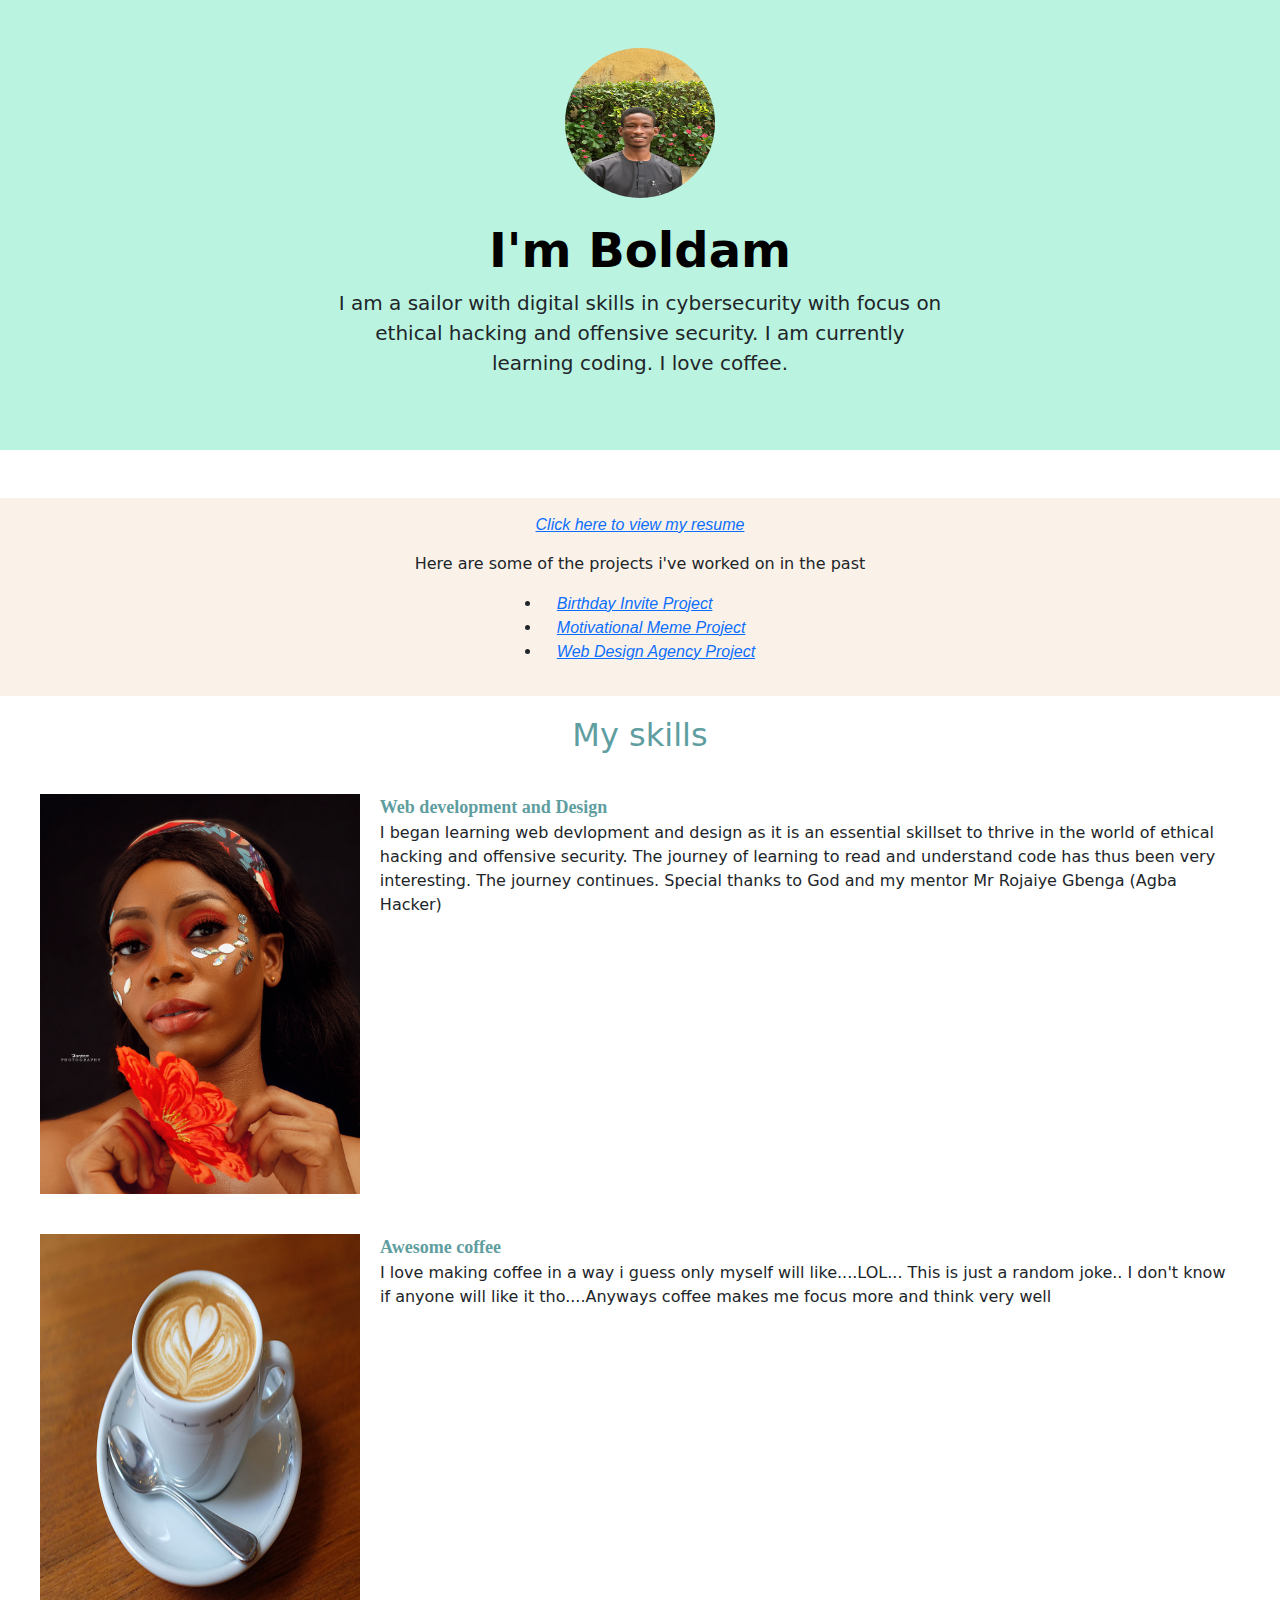
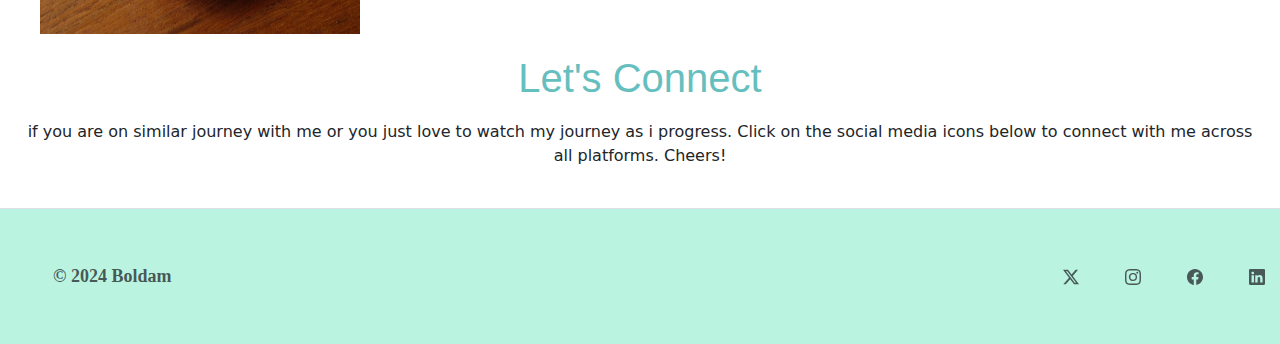
<file: index.html>
<!DOCTYPE html>
<html lang="en">
<head>
    <meta charset="UTF-8">
    <title>Capstone Project 2</title>
    <link href="https://cdn.jsdelivr.net/npm/bootstrap@5.3.3/dist/css/bootstrap.min.css" rel="stylesheet" integrity="sha384-QWTKZyjpPEjISv5WaRU9OFeRpok6YctnYmDr5pNlyT2bRjXh0JMhjY6hW+ALEwIH" crossorigin="anonymous">
    <link rel="stylesheet" href="./style.css">
</head>
<body>
  <div class="head">
    <div class="top-container">
      <div class="px-4 py-5 mb-5 text-center">
        <img class="d-block mx-auto mb-4 round" src="./image/boldam.jpg" alt="boldam picture" width="150" height="150">
        <h1 class="display-5 fw-bold text-body-emphasis">I'm Boldam</h1>
        <div class="col-lg-6 mx-auto">
          <p class="lead mb-4">I am a sailor with digital skills in cybersecurity with focus on ethical hacking and offensive security. I am currently learning coding. I love coffee.</p>
        </div>
      </div>
    </div>
  </div>
  <section>
    <div class="top-body-container" >
      <a href="./Resume project/index.html"> Click here to view my resume</a>
      <p>Here are some of the projects i've worked on in the past
        <ul>
          <li><a href="./3.4 Birthday Invite Project/index.html">Birthday Invite Project</a></li>
          <li><a href="./6.4 Motivation Meme Project/index.html">Motivational Meme Project</a></li>
          <li><a href="./8.4 Web Design Agency Project/index.html">Web Design Agency Project</a></li>
        </ui>
      </p>
    </div>
    <h2>My skills</h2>
    <div class="body margin body-container">
      <div>
        <img src="./image/abisola.jpg" alt="abisola" height="400px" class="margin float">
        <p class="margin"><span>Web development and Design</span> </br>
        I began learning web devlopment and design as it is an essential skillset to thrive in the world of ethical hacking and offensive security. The journey of learning to read and understand code has thus been very interesting. The journey continues. Special thanks to God and my mentor Mr Rojaiye Gbenga (Agba Hacker)</p>
      </div>
    <div>
      <img src="./image/Coffee.jpg" alt="coffee" height="400px" width="320px" class="margin float">
      <p class="margin"><span>Awesome coffee</span> </br>
      I love making coffee in a way i guess only myself will like....LOL... This is just a random joke.. I don't know if anyone will like it tho....Anyways coffee makes me focus more and think very well</p>
    </div>
    <div class="last-bottom-container">
      <div><h3>Let's Connect</h3></div>
      <div><p>if you are on similar journey with me or you just love to watch my journey as i progress. Click on the social media icons below to connect with me across all platforms. Cheers! </p></div>
    </div>
    </div>
  </section>
  <div class="footer">
    <div class="bottom-container">
      <footer class="d-flex flex-wrap justify-content-between align-items-center py-5 mt-4 border-top">
        <div class="col-md-4 d-flex align-items-center">
          <a href="/" class="mb-3 me-2 mb-md-0 text-body-secondary text-decoration-none lh-1">
            <svg class="bi" width="30" height="24"><use xlink:href="#bootstrap"></use></svg>
          </a>
          <span class="mb-3 mb-md-0 text-body-secondary">© 2024 Boldam</span>
        </div>
  
        <ul class="nav col-md-4 justify-content-end list-unstyled d-flex">
          <li class="ms-3"><a class="text-body-secondary" href="https://twitter.com/boldam_1"><svg xmlns="http://www.w3.org/2000/svg" width="16" height="16" fill="currentColor" class="bi bi-twitter-x" viewBox="0 0 16 16">
            <path d="M12.6.75h2.454l-5.36 6.142L16 15.25h-4.937l-3.867-5.07-4.425 5.07H.316l5.733-6.57L0 .75h5.063l3.495 4.633L12.601.75Zm-.86 13.028h1.36L4.323 2.145H2.865z"/>
          </svg></a></li>
          <li class="ms-3"><a class="text-body-secondary" href="#"><svg xmlns="http://www.w3.org/2000/svg" width="16" height="16" fill="currentColor" class="bi bi-instagram" viewBox="0 0 16 16">
            <path d="M8 0C5.829 0 5.556.01 4.703.048 3.85.088 3.269.222 2.76.42a3.9 3.9 0 0 0-1.417.923A3.9 3.9 0 0 0 .42 2.76C.222 3.268.087 3.85.048 4.7.01 5.555 0 5.827 0 8.001c0 2.172.01 2.444.048 3.297.04.852.174 1.433.372 1.942.205.526.478.972.923 1.417.444.445.89.719 1.416.923.51.198 1.09.333 1.942.372C5.555 15.99 5.827 16 8 16s2.444-.01 3.298-.048c.851-.04 1.434-.174 1.943-.372a3.9 3.9 0 0 0 1.416-.923c.445-.445.718-.891.923-1.417.197-.509.332-1.09.372-1.942C15.99 10.445 16 10.173 16 8s-.01-2.445-.048-3.299c-.04-.851-.175-1.433-.372-1.941a3.9 3.9 0 0 0-.923-1.417A3.9 3.9 0 0 0 13.24.42c-.51-.198-1.092-.333-1.943-.372C10.443.01 10.172 0 7.998 0zm-.717 1.442h.718c2.136 0 2.389.007 3.232.046.78.035 1.204.166 1.486.275.373.145.64.319.92.599s.453.546.598.92c.11.281.24.705.275 1.485.039.843.047 1.096.047 3.231s-.008 2.389-.047 3.232c-.035.78-.166 1.203-.275 1.485a2.5 2.5 0 0 1-.599.919c-.28.28-.546.453-.92.598-.28.11-.704.24-1.485.276-.843.038-1.096.047-3.232.047s-2.39-.009-3.233-.047c-.78-.036-1.203-.166-1.485-.276a2.5 2.5 0 0 1-.92-.598 2.5 2.5 0 0 1-.6-.92c-.109-.281-.24-.705-.275-1.485-.038-.843-.046-1.096-.046-3.233s.008-2.388.046-3.231c.036-.78.166-1.204.276-1.486.145-.373.319-.64.599-.92s.546-.453.92-.598c.282-.11.705-.24 1.485-.276.738-.034 1.024-.044 2.515-.045zm4.988 1.328a.96.96 0 1 0 0 1.92.96.96 0 0 0 0-1.92m-4.27 1.122a4.109 4.109 0 1 0 0 8.217 4.109 4.109 0 0 0 0-8.217m0 1.441a2.667 2.667 0 1 1 0 5.334 2.667 2.667 0 0 1 0-5.334"/>
          </svg></a></li>
          <li class="ms-3"><a class="text-body-secondary" href="#"><svg xmlns="http://www.w3.org/2000/svg" width="16" height="16" fill="currentColor" class="bi bi-facebook" viewBox="0 0 16 16">
            <path d="M16 8.049c0-4.446-3.582-8.05-8-8.05C3.58 0-.002 3.603-.002 8.05c0 4.017 2.926 7.347 6.75 7.951v-5.625h-2.03V8.05H6.75V6.275c0-2.017 1.195-3.131 3.022-3.131.876 0 1.791.157 1.791.157v1.98h-1.009c-.993 0-1.303.621-1.303 1.258v1.51h2.218l-.354 2.326H9.25V16c3.824-.604 6.75-3.934 6.75-7.951"/>
          </svg></a></li>
          <li class="ms-3"><a class="text-body-secondary" href="#"><svg xmlns="http://www.w3.org/2000/svg" width="16" height="16" fill="currentColor" class="bi bi-linkedin" viewBox="0 0 16 16">
            <path d="M0 1.146C0 .513.526 0 1.175 0h13.65C15.474 0 16 .513 16 1.146v13.708c0 .633-.526 1.146-1.175 1.146H1.175C.526 16 0 15.487 0 14.854zm4.943 12.248V6.169H2.542v7.225zm-1.2-8.212c.837 0 1.358-.554 1.358-1.248-.015-.709-.52-1.248-1.342-1.248S2.4 3.226 2.4 3.934c0 .694.521 1.248 1.327 1.248zm4.908 8.212V9.359c0-.216.016-.432.08-.586.173-.431.568-.878 1.232-.878.869 0 1.216.662 1.216 1.634v3.865h2.401V9.25c0-2.22-1.184-3.252-2.764-3.252-1.274 0-1.845.7-2.165 1.193v.025h-.016l.016-.025V6.169h-2.4c.03.678 0 7.225 0 7.225z"/>
          </svg></a></li>
        </ul>
      </footer>
    </div>
  </div>
  <script src="https://cdn.jsdelivr.net/npm/bootstrap@5.3.3/dist/js/bootstrap.bundle.min.js" integrity="sha384-YvpcrYf0tY3lHB60NNkmXc5s9fDVZLESaAA55NDzOxhy9GkcIdslK1eN7N6jIeHz" crossorigin="anonymous"></script>
</body>
</html>
</file>
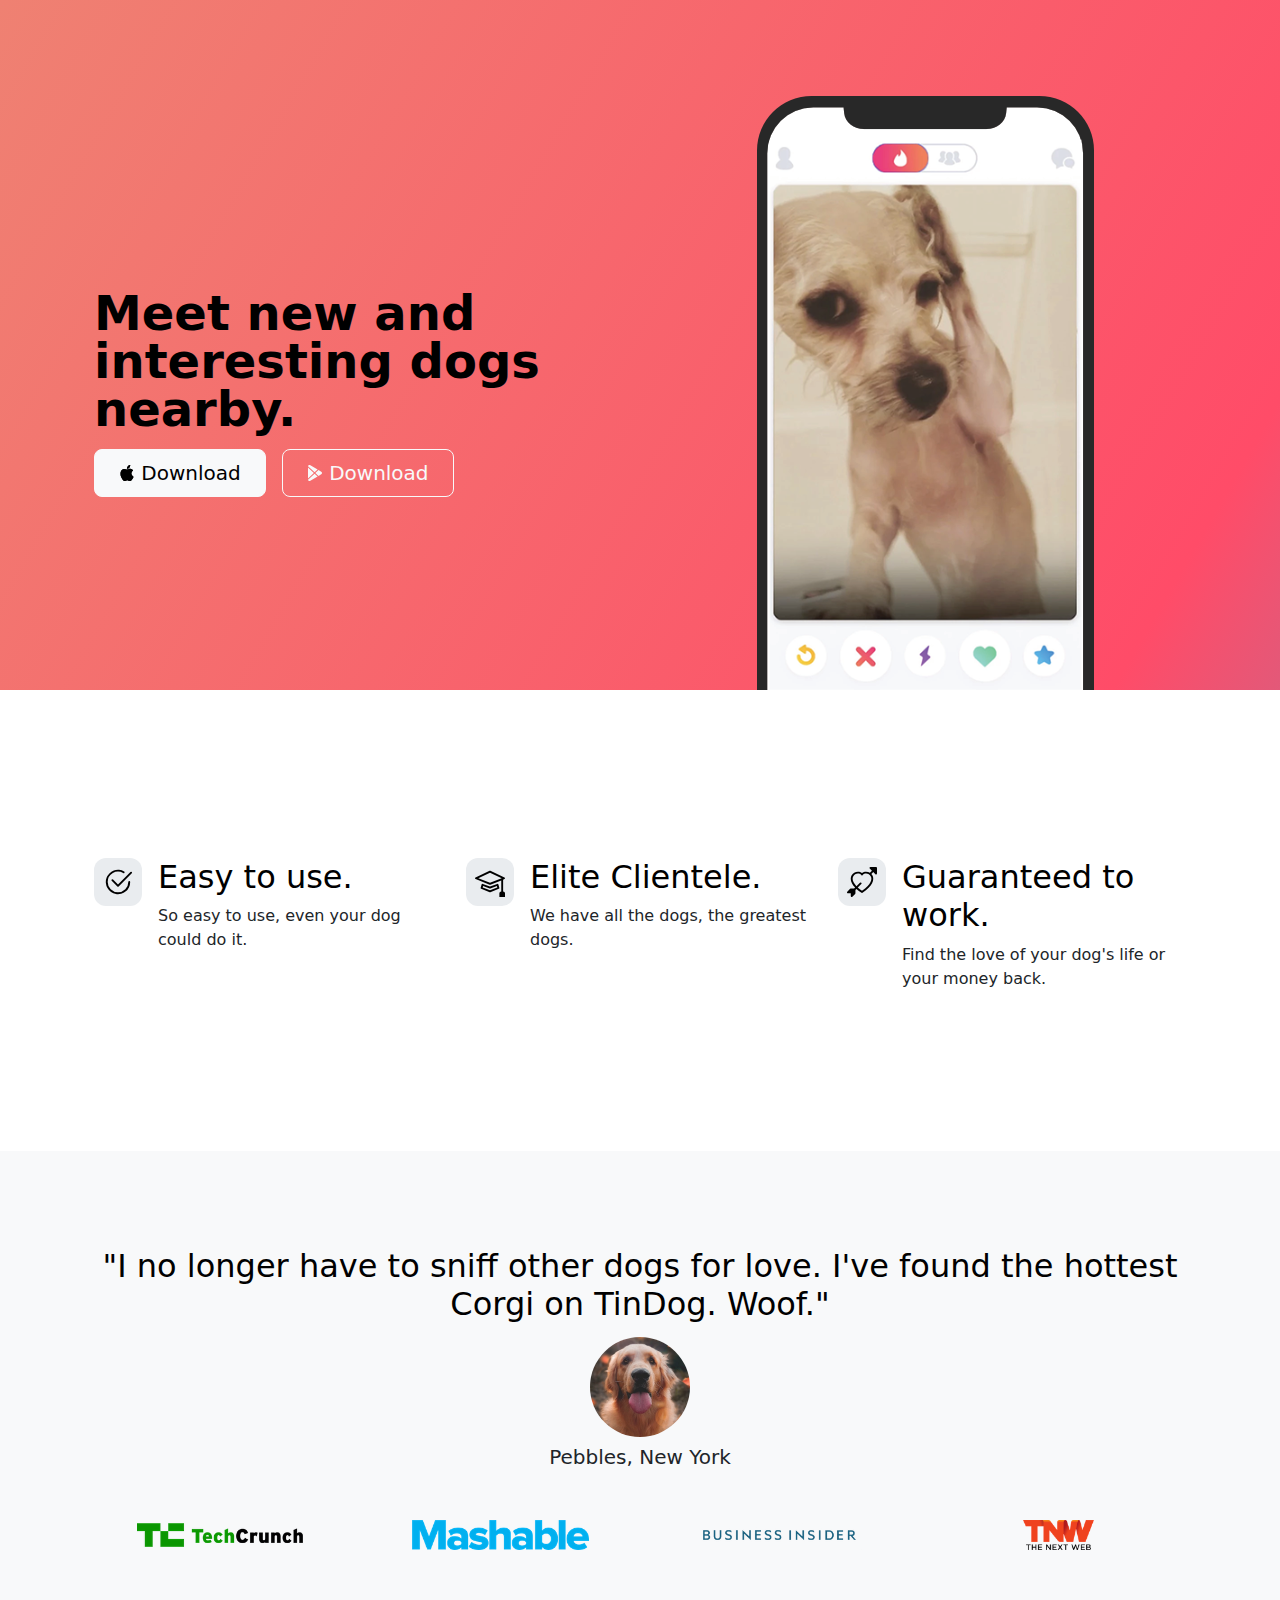
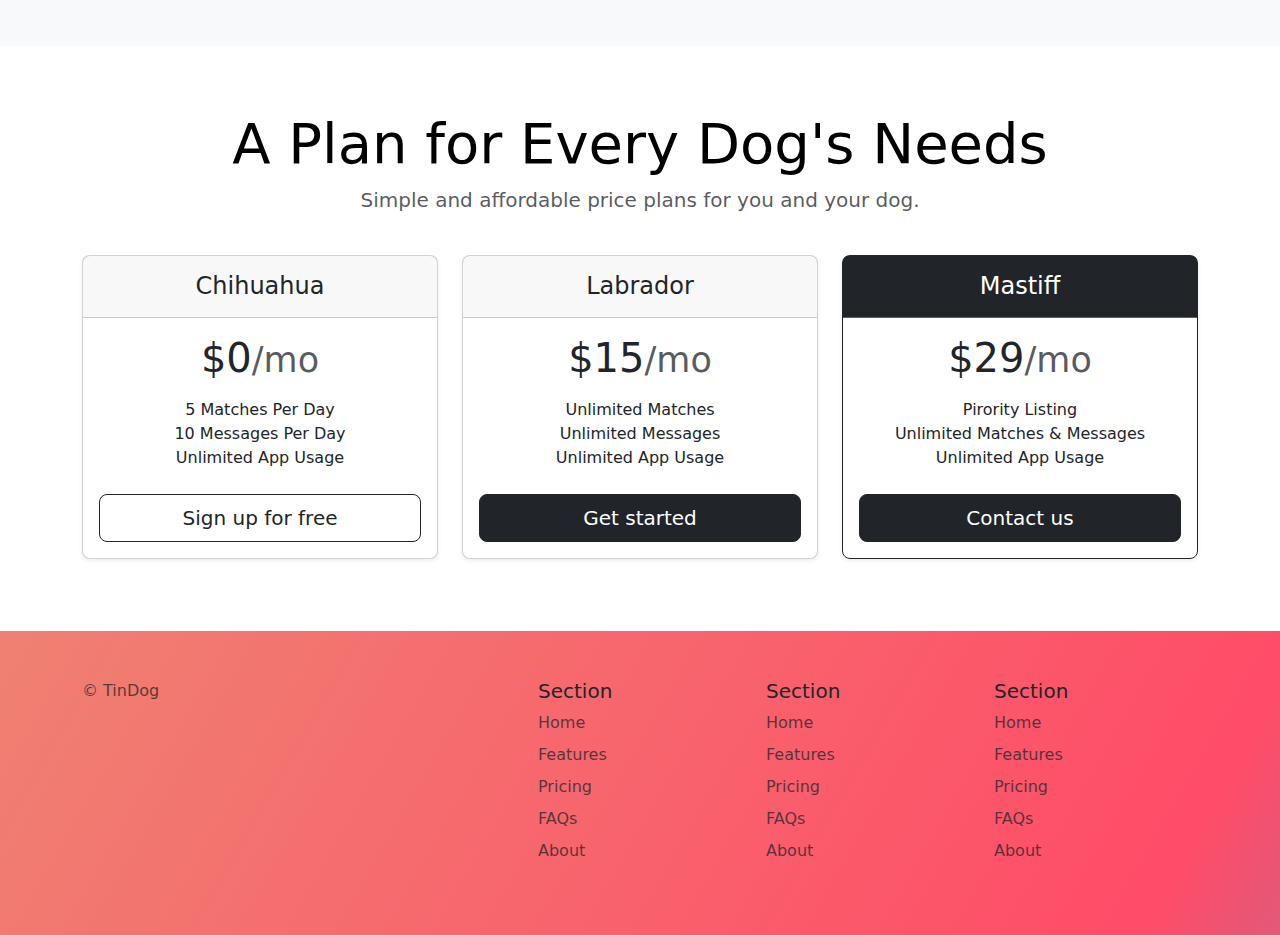
<file: 11.3 TinDog Project/index.html>
<!DOCTYPE html>
<html lang="en">

<head>
  <meta charset="UTF-8">
  <meta name="viewport" content="width=device-width, initial-scale=1.0">
  <title>TinDog</title>
  <link href="https://cdn.jsdelivr.net/npm/bootstrap@5.3.3/dist/css/bootstrap.min.css" rel="stylesheet" integrity="sha384-QWTKZyjpPEjISv5WaRU9OFeRpok6YctnYmDr5pNlyT2bRjXh0JMhjY6hW+ALEwIH" crossorigin="anonymous">
  <link rel="stylesheet" href="./css/style.css">
</head>

<body>

  <!-- Title -->
  <section id="title" class="gradient-background">
    <div class="container col-xxl-8 px-4 pt-5">
      <div class="row flex-lg-row-reverse align-items-center g-5 pt-5">
        <div class="col-10 col-sm-8 col-lg-6">
          <img src="./images/iphone.png" class="d-block mx-lg-auto img-fluid" alt="Bootstrap Themes" height="500" loading="lazy">
        </div>
        <div class="col-lg-6">
          <h1 class="display-5 fw-bold text-body-emphasis lh-1 mb-3">Meet new and interesting dogs nearby.</h1>
          <div class="d-grid gap-2 d-md-flex justify-content-md-start">
            <button type="button" class="btn btn-light btn-lg px-4 me-md-2"><svg xmlns="http://www.w3.org/2000/svg" width="16" height="16" fill="currentColor"
              class="bi bi-apple mb-1" viewBox="0 0 16 16">
<path
                d="M11.182.008C11.148-.03 9.923.023 8.857 1.18c-1.066 1.156-.902 2.482-.878 2.516.024.034 1.52.087 2.475-1.258.955-1.345.762-2.391.728-2.43Zm3.314 11.733c-.048-.096-2.325-1.234-2.113-3.422.212-2.189 1.675-2.789 1.698-2.854.023-.065-.597-.79-1.254-1.157a3.692 3.692 0 0 0-1.563-.434c-.108-.003-.483-.095-1.254.116-.508.139-1.653.589-1.968.607-.316.018-1.256-.522-2.267-.665-.647-.125-1.333.131-1.824.328-.49.196-1.422.754-2.074 2.237-.652 1.482-.311 3.83-.067 4.56.244.729.625 1.924 1.273 2.796.576.984 1.34 1.667 1.659 1.899.319.232 1.219.386 1.843.067.502-.308 1.408-.485 1.766-.472.357.013 1.061.154 1.782.539.571.197 1.111.115 1.652-.105.541-.221 1.324-1.059 2.238-2.758.347-.79.505-1.217.473-1.282Z" />
<path
                d="M11.182.008C11.148-.03 9.923.023 8.857 1.18c-1.066 1.156-.902 2.482-.878 2.516.024.034 1.52.087 2.475-1.258.955-1.345.762-2.391.728-2.43Zm3.314 11.733c-.048-.096-2.325-1.234-2.113-3.422.212-2.189 1.675-2.789 1.698-2.854.023-.065-.597-.79-1.254-1.157a3.692 3.692 0 0 0-1.563-.434c-.108-.003-.483-.095-1.254.116-.508.139-1.653.589-1.968.607-.316.018-1.256-.522-2.267-.665-.647-.125-1.333.131-1.824.328-.49.196-1.422.754-2.074 2.237-.652 1.482-.311 3.83-.067 4.56.244.729.625 1.924 1.273 2.796.576.984 1.34 1.667 1.659 1.899.319.232 1.219.386 1.843.067.502-.308 1.408-.485 1.766-.472.357.013 1.061.154 1.782.539.571.197 1.111.115 1.652-.105.541-.221 1.324-1.059 2.238-2.758.347-.79.505-1.217.473-1.282Z" />
</svg> Download</button>
            <button type="button" class="btn btn-outline-light btn-lg px-4"><svg xmlns="http://www.w3.org/2000/svg" width="16" height="16" fill="currentColor"
              class="bi bi-google-play mb-1" viewBox="0 0 16 16">
<path
                d="M14.222 9.374c1.037-.61 1.037-2.137 0-2.748L11.528 5.04 8.32 8l3.207 2.96 2.694-1.586Zm-3.595 2.116L7.583 8.68 1.03 14.73c.201 1.029 1.36 1.61 2.303 1.055l7.294-4.295ZM1 13.396V2.603L6.846 8 1 13.396ZM1.03 1.27l6.553 6.05 3.044-2.81L3.333.215C2.39-.341 1.231.24 1.03 1.27Z" />
</svg> Download</button>
          </div>
        </div>
      </div>
    </div>
  </section>
  <!-- Features -->
  <section id="features">
    <div class="container px-4 py-5" id="hanging-icons">
      <div class="row g-4 py-5 row-cols-1 row-cols-lg-3 mt-5">
        <div class="col d-flex align-items-start">
          <div class="icon-square text-body-emphasis bg-body-secondary d-inline-flex align-items-center justify-content-center fs-4 flex-shrink-0 me-3 round">
            <svg xmlns="http://www.w3.org/2000/svg" height="30" fill="currentColor" class="bi bi-check2-circle"
              viewBox="0 0 16 16">
              <path
              d="M2.5 8a5.5 5.5 0 0 1 8.25-4.764.5.5 0 0 0 .5-.866A6.5 6.5 0 1 0 14.5 8a.5.5 0 0 0-1 0 5.5 5.5 0 1 1-11 0z" />
              <path
              d="M15.354 3.354a.5.5 0 0 0-.708-.708L8 9.293 5.354 6.646a.5.5 0 1 0-.708.708l3 3a.5.5 0 0 0 .708 0l7-7z" />
            </svg>
          </div>
          <div>
            <h3 class="fs-2 text-body-emphasis">Easy to use.</h3>
            <p>So easy to use, even your dog could do it.</p>
          </div>
        </div>
        <div class="col d-flex align-items-start">
          <div class="icon-square text-body-emphasis bg-body-secondary d-inline-flex align-items-center justify-content-center fs-4 flex-shrink-0 me-3 round">
            <svg xmlns="http://www.w3.org/2000/svg" height="30" fill="currentColor" class="bi bi-mortarboard" viewBox="0 0 16 16">
              <path d="M8.211 2.047a.5.5 0 0 0-.422 0l-7.5 3.5a.5.5 0 0 0 .025.917l7.5 3a.5.5 0 0 0 .372 0L14 7.14V13a1 1 0 0 0-1 1v2h3v-2a1 1 0 0 0-1-1V6.739l.686-.275a.5.5 0 0 0 .025-.917l-7.5-3.5ZM8 8.46 1.758 5.965 8 3.052l6.242 2.913L8 8.46Z"/>
              <path d="M4.176 9.032a.5.5 0 0 0-.656.327l-.5 1.7a.5.5 0 0 0 .294.605l4.5 1.8a.5.5 0 0 0 .372 0l4.5-1.8a.5.5 0 0 0 .294-.605l-.5-1.7a.5.5 0 0 0-.656-.327L8 10.466 4.176 9.032Zm-.068 1.873.22-.748 3.496 1.311a.5.5 0 0 0 .352 0l3.496-1.311.22.748L8 12.46l-3.892-1.556Z"/>
              </svg>
          </div>
          <div>
            <h3 class="fs-2 text-body-emphasis">Elite Clientele.</h3>
            <p>We have all the dogs, the greatest dogs.</p>
          </div>
        </div>
        <div class="col d-flex align-items-start">
          <div class="icon-square text-body-emphasis bg-body-secondary d-inline-flex align-items-center justify-content-center fs-4 flex-shrink-0 me-3 round">
            <svg xmlns="http://www.w3.org/2000/svg" height="30" fill="currentColor" class="bi bi-arrow-through-heart"
              viewBox="0 0 16 16">
<path fill-rule="evenodd"
                d="M2.854 15.854A.5.5 0 0 1 2 15.5V14H.5a.5.5 0 0 1-.354-.854l1.5-1.5A.5.5 0 0 1 2 11.5h1.793l.53-.53c-.771-.802-1.328-1.58-1.704-2.32-.798-1.575-.775-2.996-.213-4.092C3.426 2.565 6.18 1.809 8 3.233c1.25-.98 2.944-.928 4.212-.152L13.292 2 12.147.854A.5.5 0 0 1 12.5 0h3a.5.5 0 0 1 .5.5v3a.5.5 0 0 1-.854.354L14 2.707l-1.006 1.006c.236.248.44.531.6.845.562 1.096.585 2.517-.213 4.092-.793 1.563-2.395 3.288-5.105 5.08L8 13.912l-.276-.182a21.86 21.86 0 0 1-2.685-2.062l-.539.54V14a.5.5 0 0 1-.146.354l-1.5 1.5Zm2.893-4.894A20.419 20.419 0 0 0 8 12.71c2.456-1.666 3.827-3.207 4.489-4.512.679-1.34.607-2.42.215-3.185-.817-1.595-3.087-2.054-4.346-.761L8 4.62l-.358-.368c-1.259-1.293-3.53-.834-4.346.761-.392.766-.464 1.845.215 3.185.323.636.815 1.33 1.519 2.065l1.866-1.867a.5.5 0 1 1 .708.708L5.747 10.96Z" />
</svg>
          </div>
          <div>
            <h3 class="fs-2 text-body-emphasis">Guaranteed to work.</h3>
            <p>Find the love of your dog's life or your money back.</p>
          </div>
        </div>
      </div>
    </div>

  </section>
  <!-- Testimonial -->
  <section id="testimonial">
    <div class="my-5">
      <div class="p-5 text-center bg-body-tertiary">
        <div class="container py-5">
          <h2 class="text-body-emphasis">"I no longer have to sniff other dogs for love. I've found the hottest Corgi on TinDog. Woof."</h2>
          <img src="./images/dog-img.jpg" alt="dog" class="round1">
          <p class="col-lg-8 mx-auto lead">
            Pebbles, New York
          </p>
          <div class="container mt-5">
            <div class="row">
              <div class="col-sm-12 col-lg-3"><img src="./images/techcrunch.png" alt="techcrunch logo" height="30px"></div>
              <div class="col-sm-12 col-lg-3"><img src="./images/mashable.png" alt="mashable logo" height="30px"></div>
              <div class="col-sm-12 col-lg-3"><img src="./images/bizinsider.png" alt="bizinsider logo" height="30px"></div>
              <div class="col-sm-12 col-lg-3"><img src="./images/tnw.png" alt="tnw logo" height="30px"></div>
            </div>
          </div>
        </div>
      </div>
    </div>

  </section>
  <!-- Pricing -->
  <section id="pricing">
    <div class="container">
    <header>
      <div class="pricing-header p-3 pb-md-4 mx-auto text-center">
        <h2 class="display-4 fw-normal text-body-emphasis">A Plan for Every Dog's Needs</h2>
        <p class="fs-5 text-body-secondary">Simple and affordable price plans for you and your dog.</p>
      </div>
    </header>
    <div class="row row-cols-1 row-cols-md-3 mb-3 text-center">
      <div class="col">
        <div class="card mb-4 rounded-3 shadow-sm">
          <div class="card-header py-3">
            <h4 class="my-0 fw-normal">Chihuahua</h4>
          </div>
          <div class="card-body">
            <h1 class="card-title pricing-card-title">$0<small class="text-body-secondary fw-light">/mo</small></h1>
            <ul class="list-unstyled mt-3 mb-4">
              <li>5 Matches Per Day</li>
              <li>10 Messages Per Day</li>
              <li>Unlimited App Usage</li>
            </ul>
            <button type="button" class="w-100 btn btn-lg btn-outline-dark">Sign up for free</button>
          </div>
        </div>
      </div>
      <div class="col">
        <div class="card mb-4 rounded-3 shadow-sm">
          <div class="card-header py-3">
            <h4 class="my-0 fw-normal">Labrador</h4>
          </div>
          <div class="card-body">
            <h1 class="card-title pricing-card-title">$15<small class="text-body-secondary fw-light">/mo</small></h1>
            <ul class="list-unstyled mt-3 mb-4">
              <li>Unlimited Matches</li>
              <li>Unlimited Messages</li>
              <li>Unlimited App Usage</li>
            </ul>
            <button type="button" class="w-100 btn btn-lg btn-dark">Get started</button>
          </div>
        </div>
      </div>
      <div class="col">
        <div class="card mb-4 rounded-3 shadow-sm border-dark">
          <div class="card-header py-3 text-bg-dark border-primary">
            <h4 class="my-0 fw-normal">Mastiff</h4>
          </div>
          <div class="card-body">
            <h1 class="card-title pricing-card-title">$29<small class="text-body-secondary fw-light">/mo</small></h1>
            <ul class="list-unstyled mt-3 mb-4">
              <li>Pirority Listing</li>
              <li>Unlimited Matches & Messages</li>
              <li>Unlimited App Usage</li>
            </ul>
            <button type="button" class="w-100 btn btn-lg btn-dark">Contact us</button>
          </div>
        </div>
      </div>
    </div>
  </div>
  </section>
  <!-- Footer -->
  <section id="footer">
    <div class="gradient-background">
      <div class="container">
        <footer class="row row-cols-1 row-cols-sm-2 row-cols-md-5 py-5 mt-5 bt-0">
        <div class="col mb-3">
          <p class="text-body-secondary">© TinDog</p>
        </div>
    
        <div class="col mb-3">
    
        </div>
    
        <div class="col mb-3">
          <h5>Section</h5>
          <ul class="nav flex-column">
            <li class="nav-item mb-2"><a href="#" class="nav-link p-0 text-body-secondary">Home</a></li>
            <li class="nav-item mb-2"><a href="#" class="nav-link p-0 text-body-secondary">Features</a></li>
            <li class="nav-item mb-2"><a href="#" class="nav-link p-0 text-body-secondary">Pricing</a></li>
            <li class="nav-item mb-2"><a href="#" class="nav-link p-0 text-body-secondary">FAQs</a></li>
            <li class="nav-item mb-2"><a href="#" class="nav-link p-0 text-body-secondary">About</a></li>
          </ul>
        </div>
    
        <div class="col mb-3">
          <h5>Section</h5>
          <ul class="nav flex-column">
            <li class="nav-item mb-2"><a href="#" class="nav-link p-0 text-body-secondary">Home</a></li>
            <li class="nav-item mb-2"><a href="#" class="nav-link p-0 text-body-secondary">Features</a></li>
            <li class="nav-item mb-2"><a href="#" class="nav-link p-0 text-body-secondary">Pricing</a></li>
            <li class="nav-item mb-2"><a href="#" class="nav-link p-0 text-body-secondary">FAQs</a></li>
            <li class="nav-item mb-2"><a href="#" class="nav-link p-0 text-body-secondary">About</a></li>
          </ul>
        </div>
    
        <div class="col mb-3">
          <h5>Section</h5>
          <ul class="nav flex-column">
            <li class="nav-item mb-2"><a href="#" class="nav-link p-0 text-body-secondary">Home</a></li>
            <li class="nav-item mb-2"><a href="#" class="nav-link p-0 text-body-secondary">Features</a></li>
            <li class="nav-item mb-2"><a href="#" class="nav-link p-0 text-body-secondary">Pricing</a></li>
            <li class="nav-item mb-2"><a href="#" class="nav-link p-0 text-body-secondary">FAQs</a></li>
            <li class="nav-item mb-2"><a href="#" class="nav-link p-0 text-body-secondary">About</a></li>
          </ul>
        </div>
      </footer>
      </div>
    </div>

  </section>
  <script src="https://cdn.jsdelivr.net/npm/bootstrap@5.3.3/dist/js/bootstrap.bundle.min.js" integrity="sha384-YvpcrYf0tY3lHB60NNkmXc5s9fDVZLESaAA55NDzOxhy9GkcIdslK1eN7N6jIeHz" crossorigin="anonymous"></script>
</body>

</html>
</file>
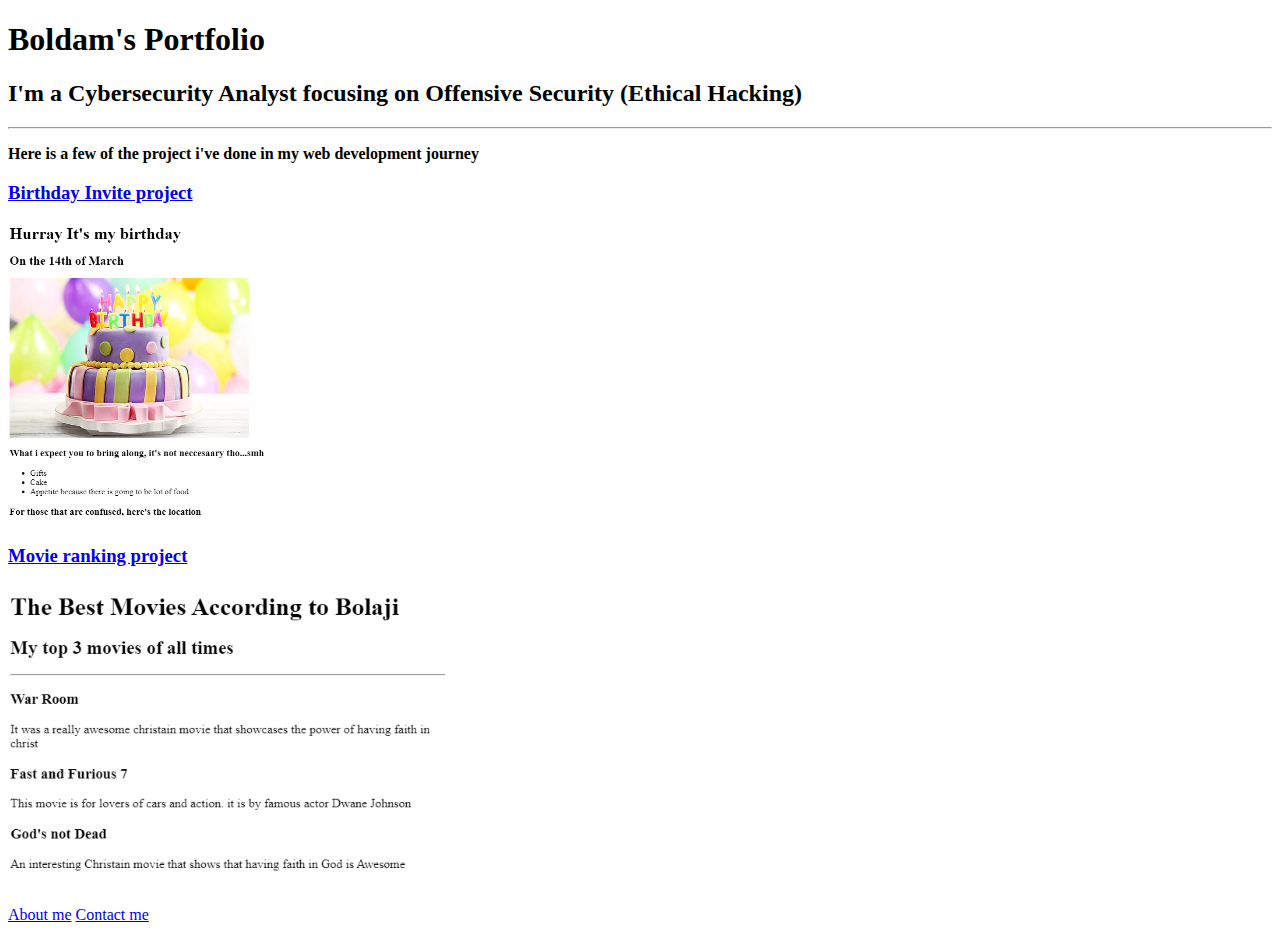
<file: 4.3 HTML Porfolio Project/index.html>
<!-- TODO 1: Create the HTML Boilerplate -->
<!DOCTYPE html>
    <html lang="en">
        <head>
            <meta charset="UTF-8">
            <title>Portfolio Project</title>
        </head>

        <body>
            <h1>Boldam's Portfolio</h1>
            <h2>I'm a Cybersecurity Analyst focusing on Offensive Security (Ethical Hacking)</h2>
            <hr />

            <p><b>Here is a few of the project i've done in my web development journey</b></p>
            <h3><a href="./public/birthday-invite.html">Birthday Invite project</a></h3>
            <img src="./assets/images/birthday project.png" height="300" alt="Birthday invite project"/>

            <h3><a href="./public/movie-ranking.html">Movie ranking project</a></h3>
            <img height="300" src="./assets/images/movie-ranking.png" alt="Movie ranking according to Boldam"/>

            <p>
                <a href="./public/about.html">About me</a>
                <a href="./public/contact.html">Contact me</a>
            </p>
        
        </body>

    </html>

<!-- TODO 2: Add Your previous projects' HTML into the public folder -->

<!-- TODO 3: Take screenshots of your project previews and add the images to the images folder -->

<!-- TODO 4: Add titles/subtitles etc. -->

<!-- TODO 5: Add a link to the project pages -->

<!-- TODO 6: Add images to show the project previews
HINT for TODO 6: You can use the height attribute set to 200 to make the image smaller:
https://developer.mozilla.org/en-US/docs/Web/HTML/Element/img#attr-height -->

<!-- TODO 7: Add the Contact Me and About Me page links -->
</file>
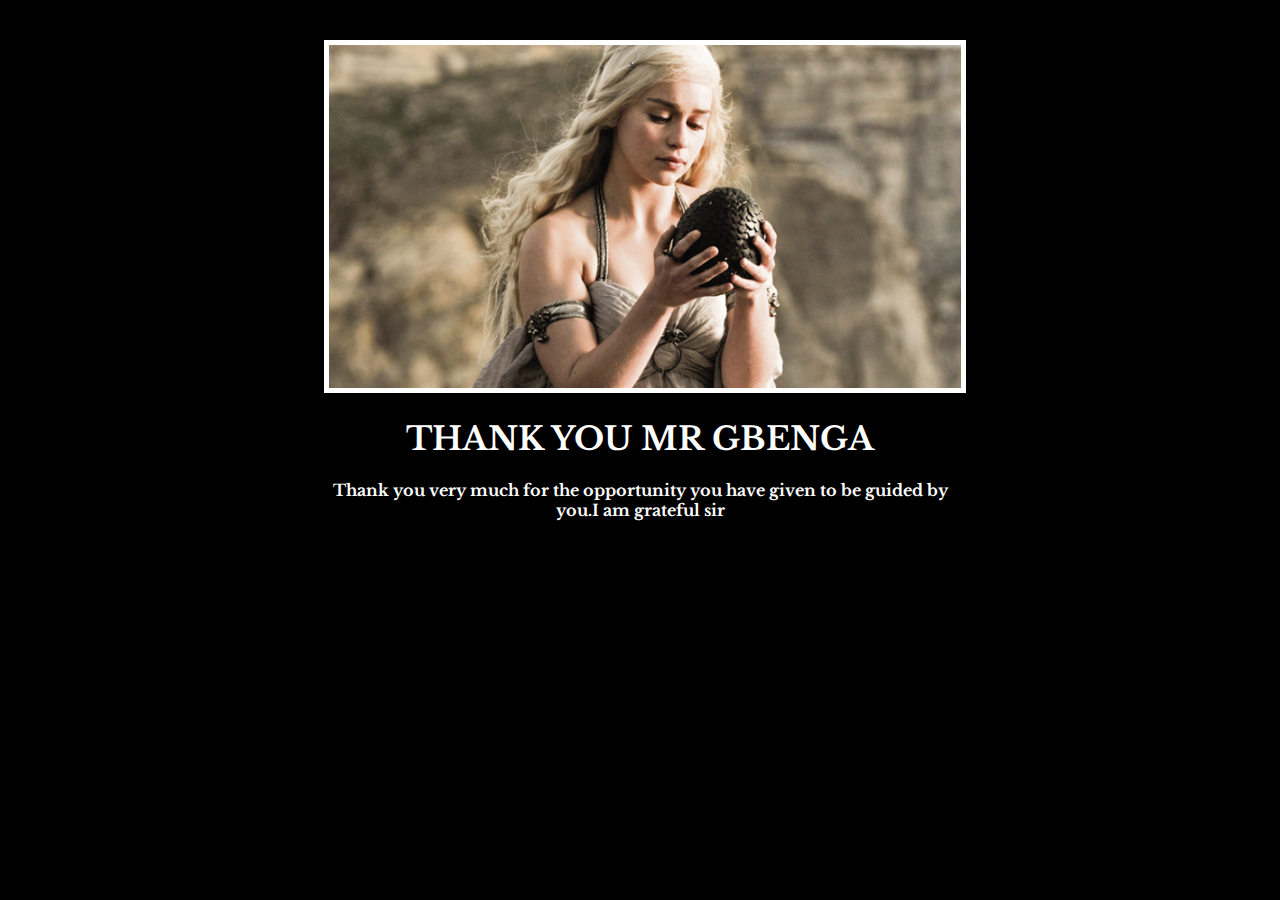
<file: 6.4 Motivation Meme Project/index.html>
<!-- 
  TODO: Create a motivational post website.
Style it how ever you like. 
Look at the goal image for inspiration.
But it must have the following features:
1. The main h1 text should be using the Regular Libre Baskerville Font from Google Fonts:
  https://fonts.google.com/specimen/Libre+Baskerville
2. The text should be white and background black.
3. Add your own image into the images folder inside assets. It should have a 5px white border.
4. The text should be center aligned.
5. Create a div to contain the h1, p and img elements. Adjust the margins so that the image and text are centered on the page. 
  Hint: You horizontally center a div by giving it a width of 50% and a margin-left of 25%.
  Hint: Set the image to have a width of 100% so it fills the div. 
6. Read about the text-transform property on MDN docs to make the h1 uppercase with CSS.
  https://developer.mozilla.org/en-US/docs/Web/CSS/text-transform 
-->

<!DOCTYPE html>
<html lang="en">
<head>
  <meta charset="UTF-8">
  <title>motivational meme Project</title>
   <link rel="stylesheet" href="./style.css" />
  <link rel="preconnect" href="https://fonts.googleapis.com">
  <link rel="preconnect" href="https://fonts.gstatic.com" crossorigin>
  <link href="https://fonts.googleapis.com/css2?family=Libre+Baskerville:ital,wght@0,400;0,700;1,400&display=swap" rel="stylesheet">
</head>


<body>
  <div id="meme">
    <img src="./assets/images/daenerys.jpeg" alt="daenerys with egg"/>
    <h1>Thank you mr gbenga</h1>
    <p>Thank you very much for the opportunity you have given to be guided by you.I am grateful sir</p>
  </div>

  
</body>
</html>
</file>
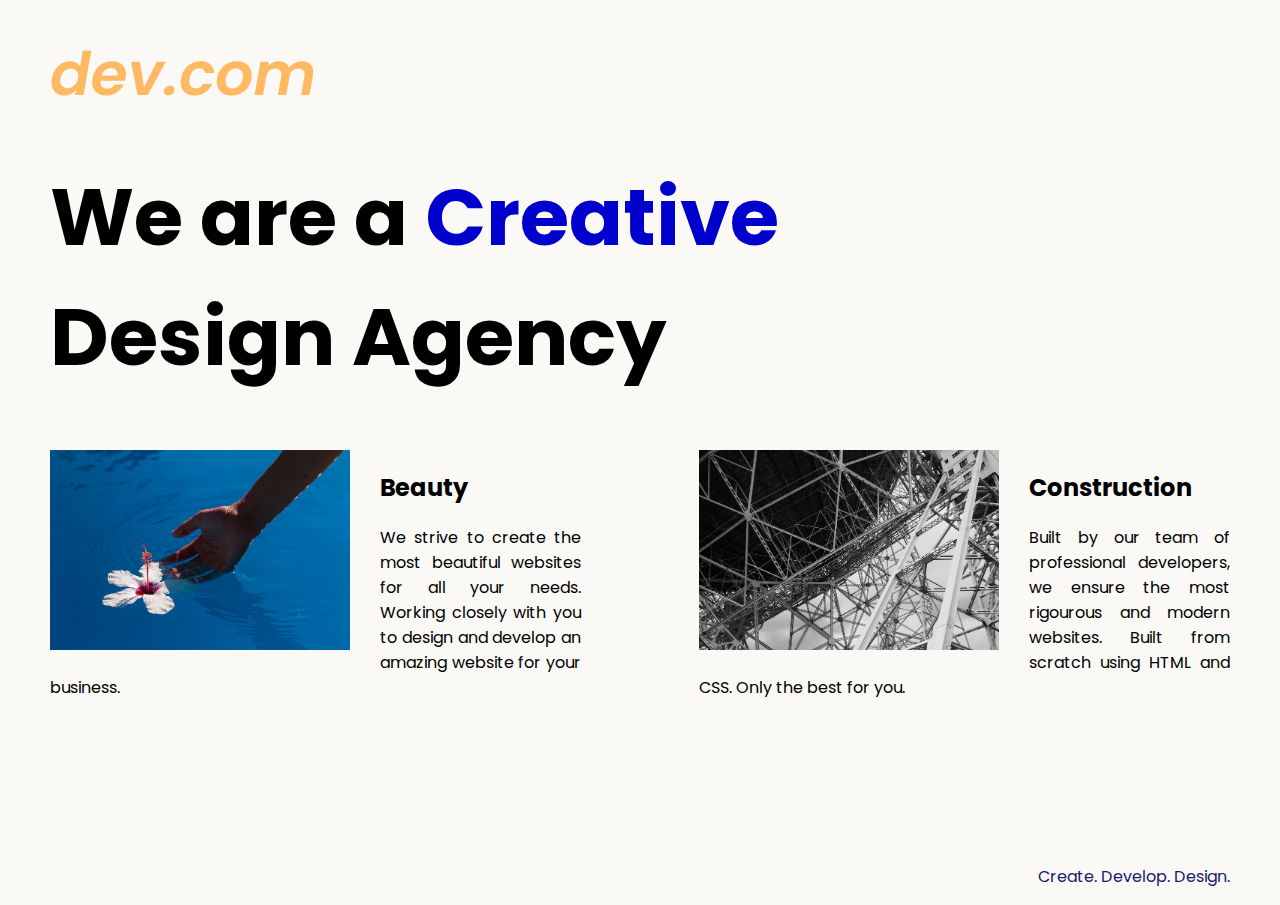
<file: 8.4 Web Design Agency Project/index.html>
<!DOCTYPE html>
<html lang="en">

<head>
  <meta charset="UTF-8">
  <meta name="viewport" content="width=device-width, initial-scale=1.0">
  <title>Agency</title>
  <link rel="stylesheet" href="./style.css">
  <link rel="preconnect" href="https://fonts.googleapis.com">
  <link rel="preconnect" href="https://fonts.gstatic.com" crossorigin>
  <link href="https://fonts.googleapis.com/css2?family=Poppins:wght@400;700&display=swap" rel="stylesheet">
</head>

<body>
  <div class="main">
    <img class="logo" src="./assets/images/logo.png" alt="logo">
    <h1>We are a <span>Creative</span> </br> Design Agency</h1>
    <div class="left card"><img class="tile-image" src="./assets/images/beautiful.jpg" alt="hand and flower in water">
      <h2 class="card-title">Beauty</h2>
      <p class="card-text">We strive to create the most beautiful websites for all your needs. Working closely with you
        to
        design and
        develop an amazing website for your business.</p>
    </div>

    <div class="right card"><img class="tile-image" src="./assets/images/construction.jpg" alt="metal structure">
      <h2 class="card-title">Construction</h2>
      <p>Built by our team of professional developers, we ensure the most rigourous and modern websites. Built from
        scratch using HTML and CSS. Only the best for you.</p>
    </div>

  </div>
  <footer>
    <p>Create. Develop. Design.</p>
  </footer>
</body>

</html>
</file>
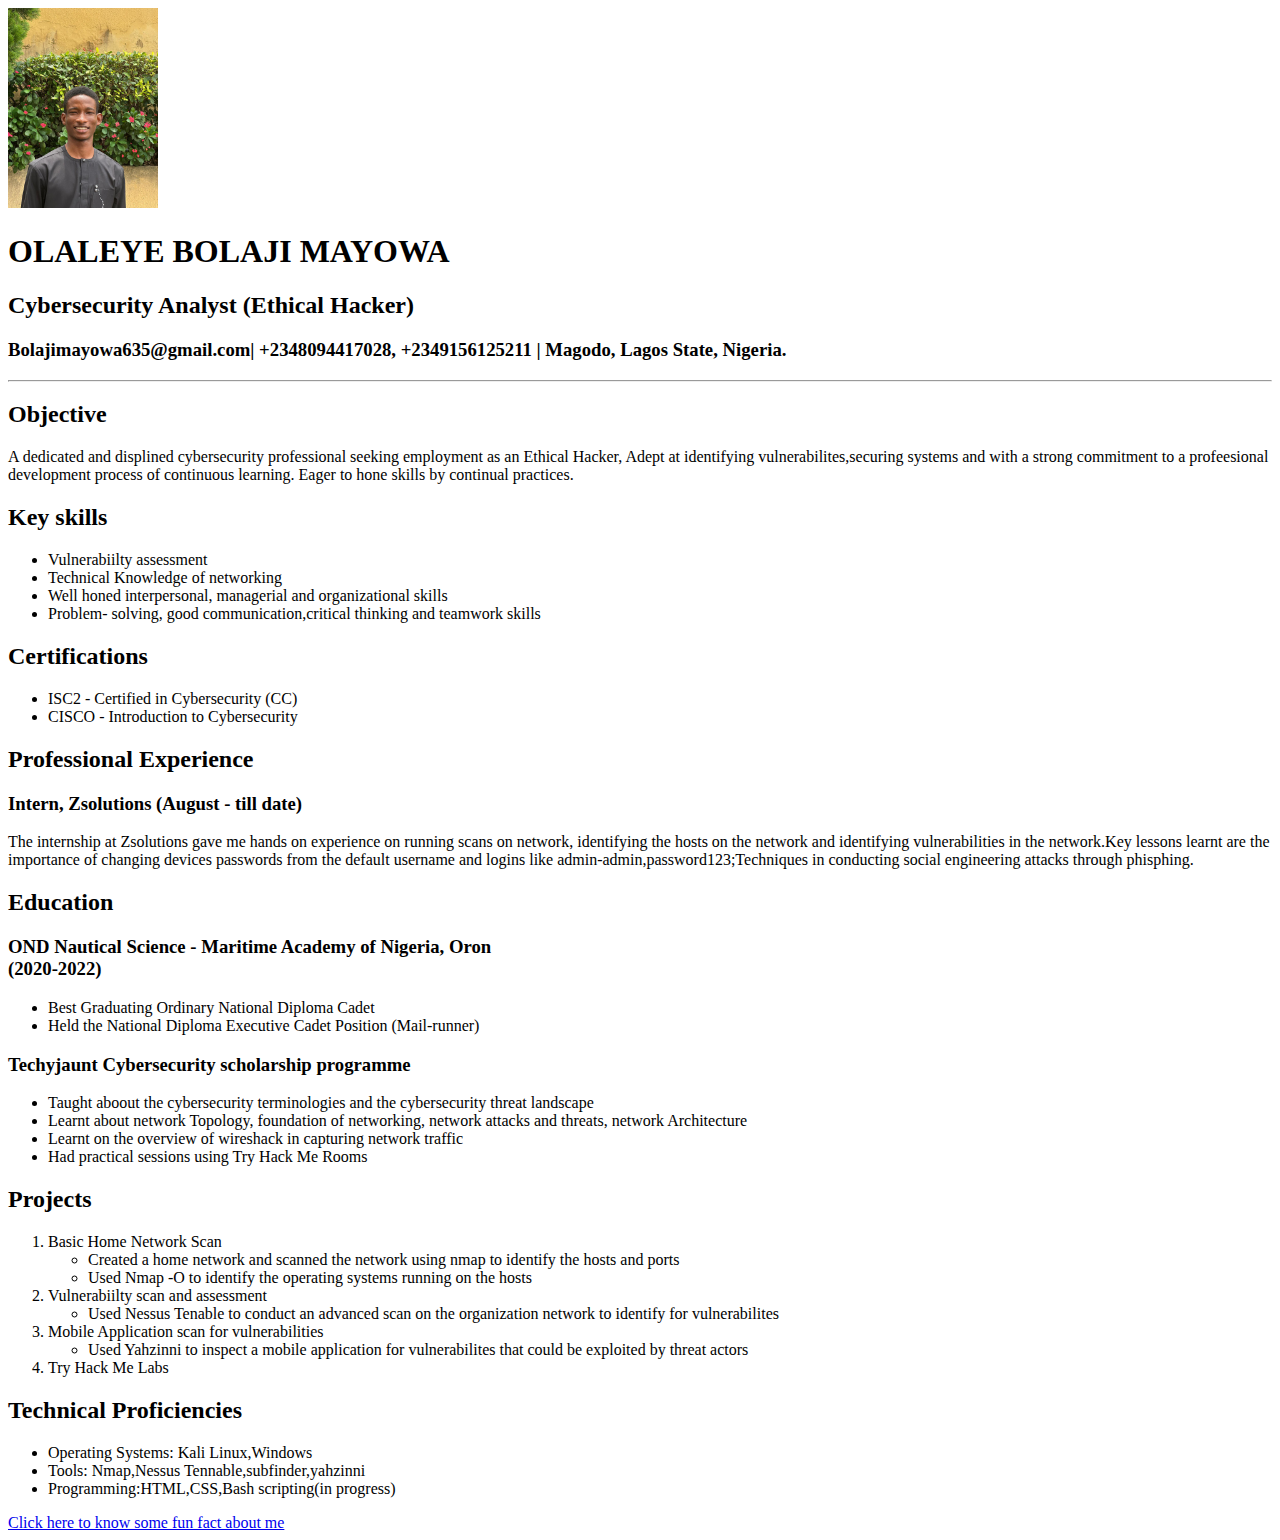
<file: Resume project/index.html>
<!DOCTYPE html>
<html lang="en">
    <head>
        <meta charset="UTF-8">
        <title>My resume</title>
    </head>

    <body>
        <img src="./boldam.jpg" height="200" alt="a profile picture of bolaji"/>
        <h1>OLALEYE BOLAJI MAYOWA</h1>
        <h2>Cybersecurity Analyst (Ethical Hacker)</h2>
        <h3>Bolajimayowa635@gmail.com| +2348094417028, +2349156125211 | Magodo, Lagos State, Nigeria.</h3>
        
        <hr />

        <h2>Objective</h2>
        <p>A dedicated and displined cybersecurity professional seeking employment as an Ethical Hacker, Adept at identifying vulnerabilites,securing systems and with a strong commitment to a profeesional development process of continuous learning. Eager to hone skills by continual practices.</p>

        <h2>Key skills</h2>
        <ul>
            <li>Vulnerabiilty assessment</li>
            <li>Technical Knowledge of networking</li>
            <li>Well honed interpersonal, managerial and organizational skills</li>
            <li>Problem- solving, good communication,critical thinking and teamwork skills</li>
        </ul>

        <h2>Certifications</h2>
        <ul>
            <li>ISC2 - Certified in Cybersecurity (CC)</li>
            <li>CISCO - Introduction to Cybersecurity</li>
        </ul>
        
        <h2>Professional Experience</h2>
        <h3>Intern, Zsolutions (August - till date)</h3>
        <p>The internship at Zsolutions gave me hands on experience on running scans on network, identifying the hosts on the network and identifying vulnerabilities in the network.Key lessons learnt are the importance of changing devices passwords from the default username and logins like admin-admin,password123;Techniques in conducting social engineering attacks through phisphing.</p>


        <h2>Education</h2>
        <h3>OND Nautical Science - Maritime Academy of Nigeria, Oron <br />
            (2020-2022)</h3>
            <ul>
                <li>Best Graduating Ordinary National Diploma Cadet</li>
                <li>Held the National Diploma Executive Cadet Position (Mail-runner) </li>
            </ul>
        </p>

        <h3>Techyjaunt Cybersecurity scholarship programme</h3>
        <ul>
            <li>Taught aboout the cybersecurity terminologies and the cybersecurity threat landscape</li>
            <li>Learnt about network Topology, foundation of networking, network attacks and threats, network Architecture</li>
            <li>Learnt on the overview of wireshack in capturing network traffic</li>
            <li>Had practical sessions using Try Hack Me Rooms</li>
        </ul>

        <h2>Projects</h2>
        <ol>
            <li>Basic Home Network Scan
                <ul>
                    <li>Created a home network and scanned the network using nmap to identify the hosts and ports</li>
                    <li>Used Nmap -O to identify the operating systems running on the hosts</li>
                </ul>
            </li>

            <li>Vulnerabiilty scan and assessment
                <ul>
                    <li>Used Nessus Tenable to conduct an advanced scan on the organization network to identify for vulnerabilites</li>
                </ul>
            </li>

            <li>Mobile Application scan for vulnerabilities
                <ul>
                    <li>Used Yahzinni to inspect a mobile application for vulnerabilites that could be exploited by threat actors</li>
                </ul>
            </li>
            <li>Try Hack Me Labs</li>
        </ol>

        <h2>Technical Proficiencies</h2>
        <ul>
            <li>Operating Systems: Kali Linux,Windows</li>
            <li>Tools: Nmap,Nessus Tennable,subfinder,yahzinni</li>
            <li>Programming:HTML,CSS,Bash scripting(in progress)</li>
        </ul>

        <a href="./about me.html">Click here to know some fun fact about me</a>

    </body>
</html>
</file>
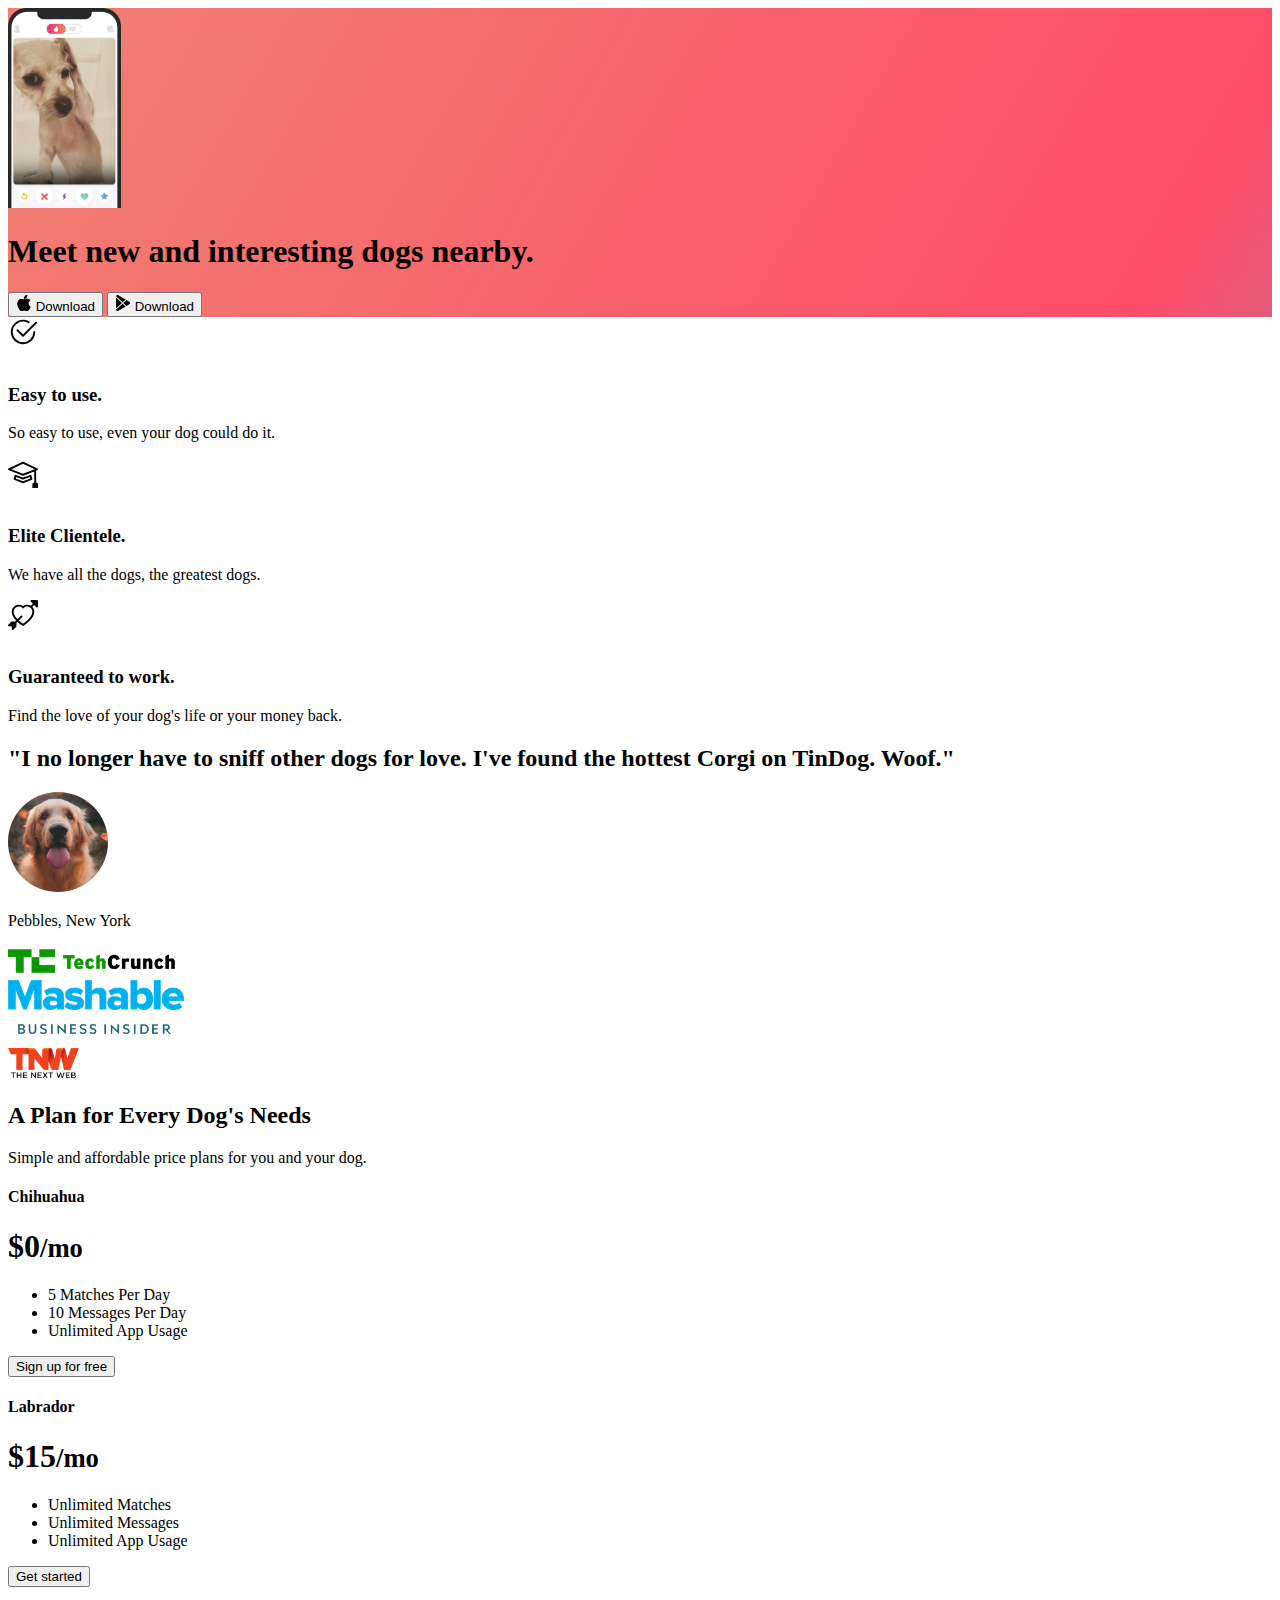
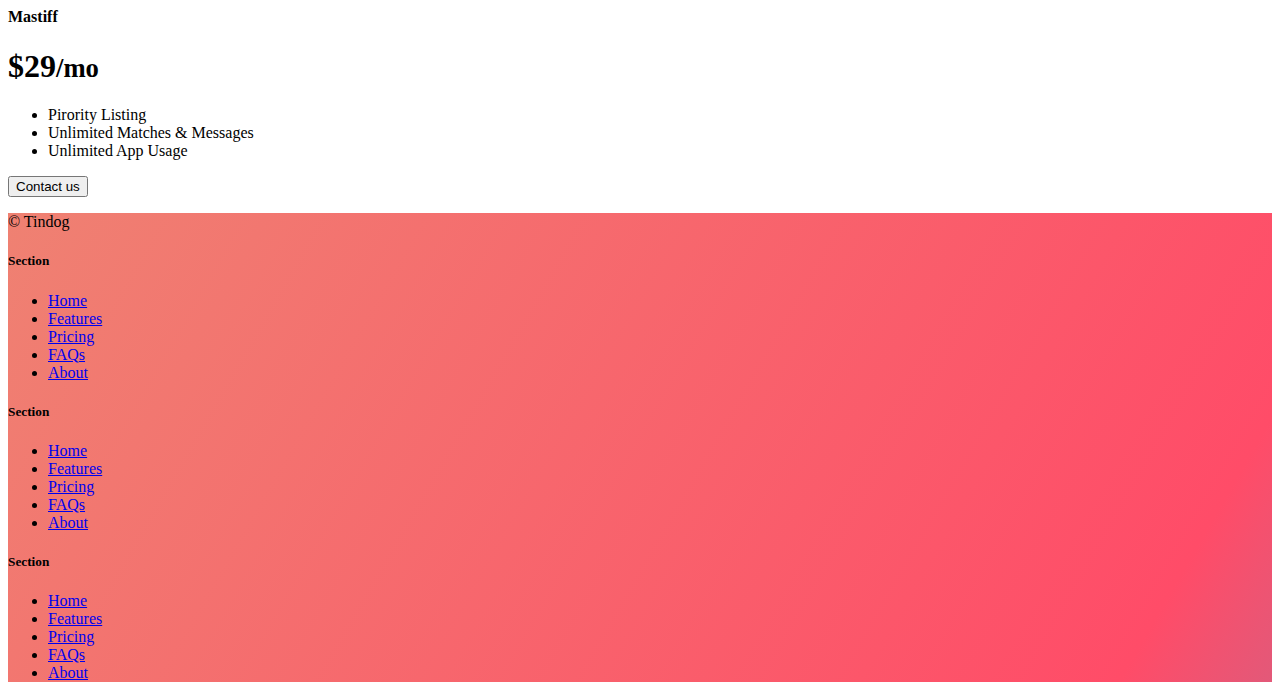
<file: 11.3 TinDog Project/solution.html>
<!DOCTYPE html>
<html lang="en">

<head>
  <meta charset="UTF-8">
  <meta name="viewport" content="width=device-width, initial-scale=1.0">
  <title>TinDog</title>
  <link href="https://cdn.jsdelivr.net/npm/bootstrap@5.3.0-alpha3/dist/css/bootstrap.min.css" rel="stylesheet"
    integrity="sha384-KK94CHFLLe+nY2dmCWGMq91rCGa5gtU4mk92HdvYe+M/SXH301p5ILy+dN9+nJOZ" crossorigin="anonymous">
  <link rel="stylesheet" href="./css/solution.css">
</head>

<body>


  <!-- Title -->
  <section id="title" class="gradient-background">

    <div class="container col-xxl-8 px-4 pt-5">
      <div class="row flex-lg-row-reverse align-items-center g-5 pt-5">
        <div class="col-10 col-sm-8 col-lg-6">
          <img src="./images/iphone.png" class="d-block mx-lg-auto img-fluid" alt="Bootstrap Themes" height="200"
            loading="lazy">
        </div>
        <div class="col-lg-6">
          <h1 class="display-5 fw-bold text-body-emphasis lh-1 mb-3">Meet new and interesting dogs nearby.</h1>

          <div class="d-grid gap-2 d-md-flex justify-content-md-start">
            <button type="button" class="btn btn-light btn-lg px-4 me-md-2"><svg xmlns="http://www.w3.org/2000/svg"
                width="16" height="16" fill="currentColor" class="bi bi-apple mb-1" viewBox="0 0 16 16">
                <path
                  d="M11.182.008C11.148-.03 9.923.023 8.857 1.18c-1.066 1.156-.902 2.482-.878 2.516.024.034 1.52.087 2.475-1.258.955-1.345.762-2.391.728-2.43Zm3.314 11.733c-.048-.096-2.325-1.234-2.113-3.422.212-2.189 1.675-2.789 1.698-2.854.023-.065-.597-.79-1.254-1.157a3.692 3.692 0 0 0-1.563-.434c-.108-.003-.483-.095-1.254.116-.508.139-1.653.589-1.968.607-.316.018-1.256-.522-2.267-.665-.647-.125-1.333.131-1.824.328-.49.196-1.422.754-2.074 2.237-.652 1.482-.311 3.83-.067 4.56.244.729.625 1.924 1.273 2.796.576.984 1.34 1.667 1.659 1.899.319.232 1.219.386 1.843.067.502-.308 1.408-.485 1.766-.472.357.013 1.061.154 1.782.539.571.197 1.111.115 1.652-.105.541-.221 1.324-1.059 2.238-2.758.347-.79.505-1.217.473-1.282Z" />
                <path
                  d="M11.182.008C11.148-.03 9.923.023 8.857 1.18c-1.066 1.156-.902 2.482-.878 2.516.024.034 1.52.087 2.475-1.258.955-1.345.762-2.391.728-2.43Zm3.314 11.733c-.048-.096-2.325-1.234-2.113-3.422.212-2.189 1.675-2.789 1.698-2.854.023-.065-.597-.79-1.254-1.157a3.692 3.692 0 0 0-1.563-.434c-.108-.003-.483-.095-1.254.116-.508.139-1.653.589-1.968.607-.316.018-1.256-.522-2.267-.665-.647-.125-1.333.131-1.824.328-.49.196-1.422.754-2.074 2.237-.652 1.482-.311 3.83-.067 4.56.244.729.625 1.924 1.273 2.796.576.984 1.34 1.667 1.659 1.899.319.232 1.219.386 1.843.067.502-.308 1.408-.485 1.766-.472.357.013 1.061.154 1.782.539.571.197 1.111.115 1.652-.105.541-.221 1.324-1.059 2.238-2.758.347-.79.505-1.217.473-1.282Z" />
              </svg> Download</button>
            <button type="button" class="btn btn-outline-light btn-lg px-4"><svg xmlns="http://www.w3.org/2000/svg"
                width="16" height="16" fill="currentColor" class="bi bi-google-play mb-1" viewBox="0 0 16 16">
                <path
                  d="M14.222 9.374c1.037-.61 1.037-2.137 0-2.748L11.528 5.04 8.32 8l3.207 2.96 2.694-1.586Zm-3.595 2.116L7.583 8.68 1.03 14.73c.201 1.029 1.36 1.61 2.303 1.055l7.294-4.295ZM1 13.396V2.603L6.846 8 1 13.396ZM1.03 1.27l6.553 6.05 3.044-2.81L3.333.215C2.39-.341 1.231.24 1.03 1.27Z" />
              </svg> Download</button>
          </div>
        </div>
      </div>
    </div>
  </section>
  <!-- Features -->
  <section id="features">
    <div class="container mt-5">
      <div class="row g-4 py-5 row-cols-1 row-cols-lg-3">
        <div class="col d-flex align-items-start">
          <div
            class="icon-square text-body-emphasis bg-body-secondary d-inline-flex align-items-center justify-content-center fs-4 flex-shrink-0 me-3">
            <svg xmlns="http://www.w3.org/2000/svg" height="30" fill="currentColor" class="bi bi-check2-circle"
              viewBox="0 0 16 16">
              <path
                d="M2.5 8a5.5 5.5 0 0 1 8.25-4.764.5.5 0 0 0 .5-.866A6.5 6.5 0 1 0 14.5 8a.5.5 0 0 0-1 0 5.5 5.5 0 1 1-11 0z" />
              <path
                d="M15.354 3.354a.5.5 0 0 0-.708-.708L8 9.293 5.354 6.646a.5.5 0 1 0-.708.708l3 3a.5.5 0 0 0 .708 0l7-7z" />
            </svg>
          </div>
          <div>
            <h3 class="fs-2">Easy to use.</h3>
            <p>So easy to use, even your dog could do it.</p>

          </div>
        </div>
        <div class="col d-flex align-items-start">
          <div
            class="icon-square text-body-emphasis bg-body-secondary d-inline-flex align-items-center justify-content-center fs-4 flex-shrink-0 me-3">
            <svg xmlns="http://www.w3.org/2000/svg" height="30" fill="currentColor" class="bi bi-mortarboard"
              viewBox="0 0 16 16">
              <path
                d="M8.211 2.047a.5.5 0 0 0-.422 0l-7.5 3.5a.5.5 0 0 0 .025.917l7.5 3a.5.5 0 0 0 .372 0L14 7.14V13a1 1 0 0 0-1 1v2h3v-2a1 1 0 0 0-1-1V6.739l.686-.275a.5.5 0 0 0 .025-.917l-7.5-3.5ZM8 8.46 1.758 5.965 8 3.052l6.242 2.913L8 8.46Z" />
              <path
                d="M4.176 9.032a.5.5 0 0 0-.656.327l-.5 1.7a.5.5 0 0 0 .294.605l4.5 1.8a.5.5 0 0 0 .372 0l4.5-1.8a.5.5 0 0 0 .294-.605l-.5-1.7a.5.5 0 0 0-.656-.327L8 10.466 4.176 9.032Zm-.068 1.873.22-.748 3.496 1.311a.5.5 0 0 0 .352 0l3.496-1.311.22.748L8 12.46l-3.892-1.556Z" />
            </svg>
          </div>
          <div>
            <h3 class="fs-2">Elite Clientele.</h3>
            <p>We have all the dogs, the greatest dogs.</p>

          </div>
        </div>
        <div class="col d-flex align-items-start">
          <div
            class="icon-square text-body-emphasis bg-body-secondary d-inline-flex align-items-center justify-content-center fs-4 flex-shrink-0 me-3">
            <svg xmlns="http://www.w3.org/2000/svg" height="30" fill="currentColor" class="bi bi-arrow-through-heart"
              viewBox="0 0 16 16">
              <path fill-rule="evenodd"
                d="M2.854 15.854A.5.5 0 0 1 2 15.5V14H.5a.5.5 0 0 1-.354-.854l1.5-1.5A.5.5 0 0 1 2 11.5h1.793l.53-.53c-.771-.802-1.328-1.58-1.704-2.32-.798-1.575-.775-2.996-.213-4.092C3.426 2.565 6.18 1.809 8 3.233c1.25-.98 2.944-.928 4.212-.152L13.292 2 12.147.854A.5.5 0 0 1 12.5 0h3a.5.5 0 0 1 .5.5v3a.5.5 0 0 1-.854.354L14 2.707l-1.006 1.006c.236.248.44.531.6.845.562 1.096.585 2.517-.213 4.092-.793 1.563-2.395 3.288-5.105 5.08L8 13.912l-.276-.182a21.86 21.86 0 0 1-2.685-2.062l-.539.54V14a.5.5 0 0 1-.146.354l-1.5 1.5Zm2.893-4.894A20.419 20.419 0 0 0 8 12.71c2.456-1.666 3.827-3.207 4.489-4.512.679-1.34.607-2.42.215-3.185-.817-1.595-3.087-2.054-4.346-.761L8 4.62l-.358-.368c-1.259-1.293-3.53-.834-4.346.761-.392.766-.464 1.845.215 3.185.323.636.815 1.33 1.519 2.065l1.866-1.867a.5.5 0 1 1 .708.708L5.747 10.96Z" />
            </svg>
          </div>
          <div>
            <h3 class="fs-2">Guaranteed to work.</h3>
            <p>Find the love of your dog's life or your money back.</p>

          </div>
        </div>
      </div>
    </div>
  </section>
  <!-- Testimonial -->
  <section id="testimonial">
    <div class="my-5">
      <div class="p-5 text-center bg-body-tertiary">
        <div class="container py-5">
          <h2 class="text-body-emphasis">"I no longer have to sniff other dogs for love. I've found the hottest Corgi on
            TinDog. Woof."</h2>
          <img class="profile-img mt-5" src="./images/dog-img.jpg" alt="dog image">
          <p class="col-lg-8 mx-auto lead mt-2">
            Pebbles, New York
          </p>
        </div>

        <div class="container">
          <div class="row">
            <div class="col-lg-3 col-sm-12">
              <img src="./images/techcrunch.png" alt="techcrunch" height="30">
            </div>
            <div class="col-lg-3 col-sm-12">
              <img src="./images/mashable.png" alt="mashable" height="30">
            </div>
            <div class="col-lg-3 col-sm-12">
              <img src="./images/bizinsider.png" alt="bizinsider" height="30">
            </div>
            <div class="col-lg-3 col-sm-12">
              <img src="./images/tnw.png" alt="tnw" height="30">
            </div>
          </div>
        </div>
      </div>
    </div>
  </section>
  <!-- Pricing -->
  <section id="pricing">
    <div class="container">
      <div class="pricing-header p-3 pb-md-4 mx-auto text-center">
        <h2 class="display-4 fw-normal">A Plan for Every Dog's Needs</h2>
        <p class="fs-5 text-body-secondary">Simple and affordable price plans for you and your dog.
      </div>
      <div class="row row-cols-1 row-cols-md-3 mb-3 text-center">
        <div class="col">
          <div class="card mb-4 rounded-3 shadow-sm">
            <div class="card-header py-3">
              <h4 class="my-0 fw-normal">Chihuahua</h4>
            </div>
            <div class="card-body">
              <h1 class="card-title pricing-card-title">$0<small class="text-body-secondary fw-light">/mo</small></h1>
              <ul class="list-unstyled mt-3 mb-4">
                <li>5 Matches Per Day</li>
                <li>10 Messages Per Day</li>
                <li>Unlimited App Usage</li>
              </ul>
              <button type="button" class="w-100 btn btn-lg btn-outline-dark">Sign up for free</button>
            </div>
          </div>
        </div>
        <div class="col">
          <div class="card mb-4 rounded-3 shadow-sm">
            <div class="card-header py-3">
              <h4 class="my-0 fw-normal">Labrador</h4>
            </div>
            <div class="card-body">
              <h1 class="card-title pricing-card-title">$15<small class="text-body-secondary fw-light">/mo</small></h1>
              <ul class="list-unstyled mt-3 mb-4">
                <li>Unlimited Matches</li>
                <li>Unlimited Messages</li>
                <li>Unlimited App Usage</li>
              </ul>
              <button type="button" class="w-100 btn btn-lg btn-dark">Get started</button>
            </div>
          </div>
        </div>
        <div class="col">
          <div class="card mb-4 rounded-3 shadow-sm border-dark">
            <div class="card-header py-3 text-bg-dark border-dark">
              <h4 class="my-0 fw-normal">Mastiff</h4>
            </div>
            <div class="card-body">
              <h1 class="card-title pricing-card-title">$29<small class="text-body-secondary fw-light">/mo</small></h1>
              <ul class="list-unstyled mt-3 mb-4">
                <li>Pirority Listing</li>
                <li>Unlimited Matches & Messages</li>
                <li>Unlimited App Usage</li>
              </ul>
              <button type="button" class="w-100 btn btn-lg btn-dark">Contact us</button>
            </div>
          </div>
        </div>
      </div>
    </div>
  </section>
  <!-- Footer -->
  <section id="contact" class="gradient-background">
    <div class="container ">
      <footer class="row row-cols-1 row-cols-sm-2 row-cols-md-5 py-5 mt-5 border-top">
        <div class="col mb-3">

          <p class="text-body-secondary">© Tindog</p>
        </div>

        <div class="col mb-3">

        </div>

        <div class="col mb-3">
          <h5>Section</h5>
          <ul class="nav flex-column">
            <li class="nav-item mb-2"><a href="#" class="nav-link p-0 text-body-secondary">Home</a></li>
            <li class="nav-item mb-2"><a href="#" class="nav-link p-0 text-body-secondary">Features</a></li>
            <li class="nav-item mb-2"><a href="#" class="nav-link p-0 text-body-secondary">Pricing</a></li>
            <li class="nav-item mb-2"><a href="#" class="nav-link p-0 text-body-secondary">FAQs</a></li>
            <li class="nav-item mb-2"><a href="#" class="nav-link p-0 text-body-secondary">About</a></li>
          </ul>
        </div>

        <div class="col mb-3">
          <h5>Section</h5>
          <ul class="nav flex-column">
            <li class="nav-item mb-2"><a href="#" class="nav-link p-0 text-body-secondary">Home</a></li>
            <li class="nav-item mb-2"><a href="#" class="nav-link p-0 text-body-secondary">Features</a></li>
            <li class="nav-item mb-2"><a href="#" class="nav-link p-0 text-body-secondary">Pricing</a></li>
            <li class="nav-item mb-2"><a href="#" class="nav-link p-0 text-body-secondary">FAQs</a></li>
            <li class="nav-item mb-2"><a href="#" class="nav-link p-0 text-body-secondary">About</a></li>
          </ul>
        </div>

        <div class="col mb-3">
          <h5>Section</h5>
          <ul class="nav flex-column">
            <li class="nav-item mb-2"><a href="#" class="nav-link p-0 text-body-secondary">Home</a></li>
            <li class="nav-item mb-2"><a href="#" class="nav-link p-0 text-body-secondary">Features</a></li>
            <li class="nav-item mb-2"><a href="#" class="nav-link p-0 text-body-secondary">Pricing</a></li>
            <li class="nav-item mb-2"><a href="#" class="nav-link p-0 text-body-secondary">FAQs</a></li>
            <li class="nav-item mb-2"><a href="#" class="nav-link p-0 text-body-secondary">About</a></li>
          </ul>
        </div>
      </footer>
    </div>
  </section>
</body>

</html>
</file>
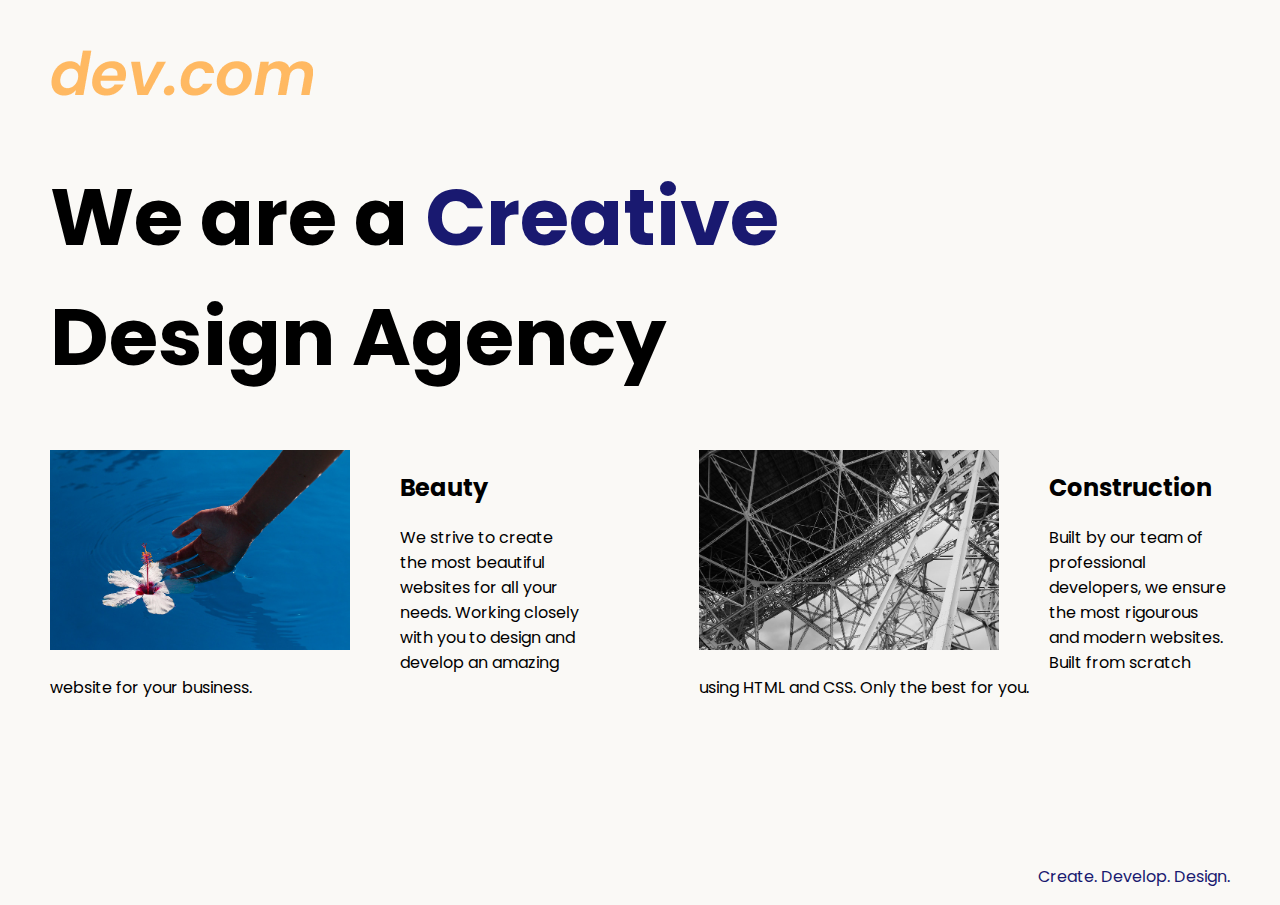
<file: 8.4 Web Design Agency Project/solution.html>
<!DOCTYPE html>
<html lang="en">

<head>
  <meta charset="UTF-8">
  <meta name="viewport" content="width=device-width, initial-scale=1.0">
  <title>Agency</title>
  <link rel="stylesheet" href="./solution.css">
  <link rel="preconnect" href="https://fonts.googleapis.com">
  <link rel="preconnect" href="https://fonts.gstatic.com" crossorigin>
  <link href="https://fonts.googleapis.com/css2?family=Poppins:wght@400;700&display=swap" rel="stylesheet">
</head>

<body>
  <div class="main">
    <img class="logo" src="./assets/images/logo.png" alt="logo">
    <h1>We are a <span class="creative">Creative</span> <br />Design Agency</h1>
    <div class="left card"><img class="tile-image" src="./assets/images/beautiful.jpg" alt="hand and flower in water">
      <h2 class="card-title">Beauty</h2>
      <p class="card-text">We strive to create the most beautiful websites for all your needs. Working closely with you
        to
        design and
        develop an amazing website for your business.</p>
    </div>

    <div class="right card"><img class="tile-image" src="./assets/images/construction.jpg" alt="metal structure">
      <h2 class="card-title">Construction</h2>
      <p>Built by our team of professional developers, we ensure the most rigourous and modern websites. Built from
        scratch using HTML and CSS. Only the best for you.</p>
    </div>

  </div>
  <footer>
    <p>Create. Develop. Design.</p>
  </footer>
</body>

</html>
</file>
<file: style.css>
.round{
    border-radius: 50%;
}
.head{
    background-color: rgb(186, 243, 224);
}
.footer{
    background-color: rgb(186, 243, 224);
}
.margin{
    margin: 20px;
}
.body-container{
    display: flex;
    flex-direction: column;
    justify-content: center;
}
h2{
    text-align: center;
    font-weight: 500;
    color: cadetblue;
    margin: 20px;
}
.float{
    float: left;
}
span{
    font-family: 'Times New Roman', Times, serif;
    font-weight: bolder;
    font-size: large;
    color: cadetblue;
}
a{
    margin: 15px;
    font-style: italic;
    font-family: 'Trebuchet MS', 'Lucida Sans Unicode', 'Lucida Grande', 'Lucida Sans', Arial, sans-serif;
}

.top-body-container{
    display: flex;
    flex-direction: column;
    background-color:rgb(250, 242, 232);
    align-items: center;
    
}
.last-bottom-container{
    display: flex;
    flex-direction: column;
    justify-items: center;
    text-align: center;
}
h3{
    color: #66bfbf;
    font-family: "Montserrat", sans-serif;
    font-size: 2.5rem;
    font-weight: normal;
    padding-bottom: 10px;
}
</file>
<file: 11.3 TinDog Project/css/style.css>
.gradient-background {
  background: linear-gradient(300deg, #00bfff, #ff4c68, #ef8172);
  background-size: 180% 180%;
  animation: gradient-animation 18s ease infinite;
}

@keyframes gradient-animation {
  0% {
    background-position: 0% 50%;
  }
  50% {
    background-position: 100% 50%;
  }
  100% {
    background-position: 0% 50%;
  }
}
.round{
  border-radius: 30%;
}
.round1{
  border-radius: 50%;
  height: 100px;
  width: 100px;
  margin: 5px 2px;
}


.icon-square {
  width: 3rem;
  height: 3rem;
  border-radius: .75rem;
}
</file>
<file: 6.4 Motivation Meme Project/style.css>
body{
background-color: black;
}

img{
border: 5px solid white; 
width: 100%; height: 100%;
}

#meme{
background-color: black;
color: white; text-align: center;
font-family: "Libre Baskerville", serif;
font-weight: 700;
font-style: normal;margin-left: 25%; width: 50%; margin-top: 40px;
}

h1{
text-transform: uppercase;
}
</file>
<file: 8.4 Web Design Agency Project/style.css>
body {
  font-family: "Poppins", sans-serif;
  margin: 50px 50px 0 50px;
  background-color: #faf9f6;
  display: flex;
  flex-direction: column;
  min-height: 95vh;
}
.main {
  flex: 1;
}

h1 {
  font-size: 5rem;
}

footer {
  text-align: right;
  color: midnightblue;
}

span{
  color: mediumblue;
}

.tile-image{
  height: 200px;
  width: 300px;
  float: left;
  margin-right:  30px;
}

.left{
  display: inline;
  float: left;
  max-width: 45%;
}

.right{
  float: right;
  max-width: 45%;
}
.card{
  text-align: justify;
  
}
@media (max-width: 663px ) {
  .card {
    display: block;
    max-width: 100%;
  }
}
</file>
<file: 11.3 TinDog Project/css/solution.css>
.gradient-background {
  background: linear-gradient(300deg, #00bfff, #ff4c68, #ef8172);
  background-size: 180% 180%;
  animation: gradient-animation 18s ease infinite;
}

@keyframes gradient-animation {
  0% {
    background-position: 0% 50%;
  }
  50% {
    background-position: 100% 50%;
  }
  100% {
    background-position: 0% 50%;
  }
}

.icon-square {
  width: 3rem;
  height: 3rem;
  border-radius: 0.75rem;
}

.profile-img {
  border-radius: 50%;
  height: 100px;
}
</file>
<file: 8.4 Web Design Agency Project/solution.css>
body {
  font-family: "Poppins", sans-serif;
  margin: 50px 50px 0 50px;
  background-color: #faf9f6;
  display: flex;
  flex-direction: column;
  min-height: 95vh;
}
.main {
  flex: 1;
}

h1 {
  font-size: 5rem;
}

footer {
  text-align: right;
  color: midnightblue;
}

.tile-image {
  height: 200px;
  float: left;
  margin-right: 50px;
}

.card {
  width: 45%;
}

.left {
  float: left;
}

.right {
  float: right;
}

.creative {
  color: midnightblue;
}

@media (max-width: 680px) {
  .logo {
    width: 100px;
  }

  h1 {
    font-size: 3.5rem;
    text-align: center;
  }

  .card {
    width: 100%;
    display: block;
    margin-bottom: 30px;
    text-align: justify;
  }

  .card img {
    margin-bottom: 10px;
    width: 100%;
    display: inline;
    object-fit: cover;
  }
}
</file>
